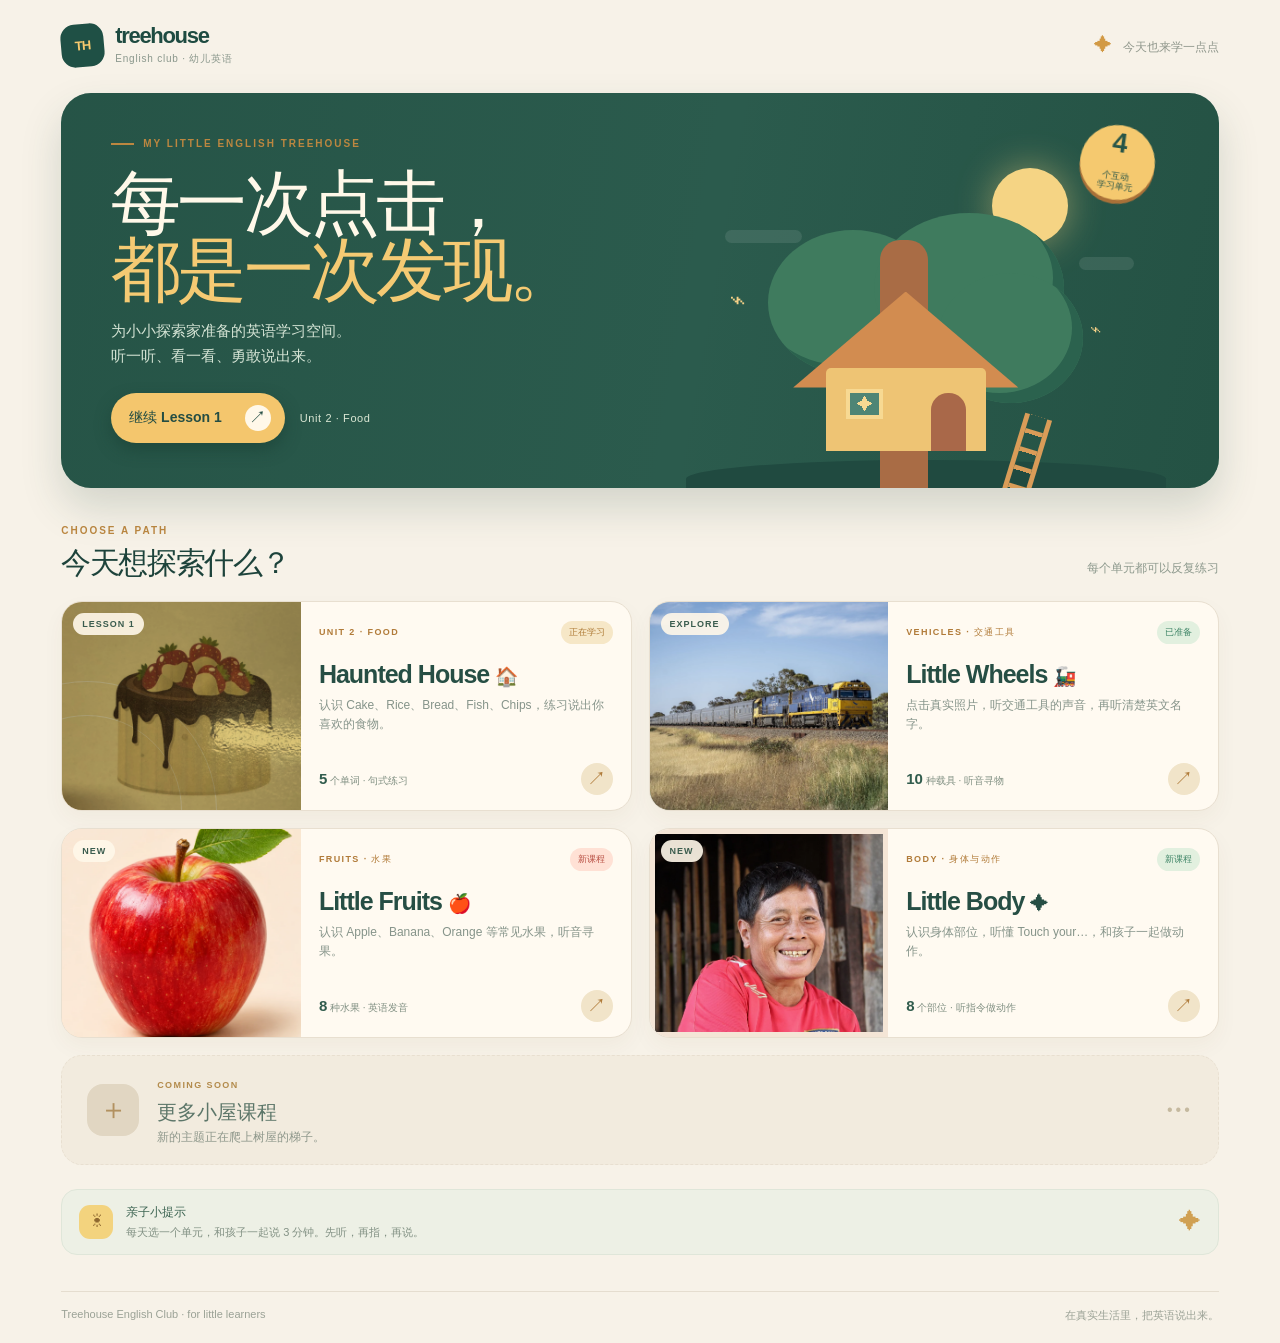
<file: index.html>
<!doctype html>
<html lang="zh-CN">
<head>
  <meta charset="utf-8">
  <meta name="viewport" content="width=device-width, initial-scale=1, viewport-fit=cover">
  <meta name="theme-color" content="#f7f2e8">
  <meta name="apple-mobile-web-app-capable" content="yes">
  <meta name="apple-mobile-web-app-title" content="Treehouse English">
  <meta name="description" content="Treehouse 幼儿英语互动学习入口">
  <link rel="manifest" href="./manifest.json">
  <link rel="icon" href="./assets/icon.svg" type="image/svg+xml">
  <link rel="apple-touch-icon" href="./assets/apple-touch-icon.png">
  <link rel="stylesheet" href="./home.css">
  <title>Treehouse · 幼儿英语学习屋</title>
</head>
<body>
  <div class="page-shell">
    <header class="topbar">
      <a class="brand" href="./index.html" aria-label="Treehouse 首页">
        <span class="brand-mark">TH</span>
        <span><strong>treehouse</strong><small>English club · 幼儿英语</small></span>
      </a>
      <div class="top-note"><span class="sun">✦</span> 今天也来学一点点</div>
    </header>

    <main>
      <section class="welcome-hero">
        <div class="hero-copy">
          <div class="eyebrow"><span></span>MY LITTLE ENGLISH TREEHOUSE</div>
          <h1>每一次点击，<br><em>都是一次发现。</em></h1>
          <p>为小小探索家准备的英语学习空间。<br>听一听、看一看、勇敢说出来。</p>
          <div class="hero-actions"><a class="primary-button" href="./food-lesson.html">继续 Lesson 1 <span>↗</span></a><span class="hero-caption">Unit 2 · Food</span></div>
        </div>
        <div class="hero-art" aria-hidden="true">
          <div class="sun-disc"></div><div class="cloud cloud-one"></div><div class="cloud cloud-two"></div>
          <div class="tree-trunk"></div><div class="tree-crown crown-one"></div><div class="tree-crown crown-two"></div><div class="tree-crown crown-three"></div>
          <div class="treehouse-roof"></div><div class="treehouse-box"><div class="tiny-window">✦</div><div class="tiny-door"></div></div><div class="ladder"></div>
          <div class="bird bird-one">⌁</div><div class="bird bird-two">⌁</div><div class="hill"></div>
        </div>
        <div class="hero-label"><b>4</b><span>个互动<br>学习单元</span></div>
      </section>

      <section class="section-head"><div><span class="eyebrow">CHOOSE A PATH</span><h2>今天想探索什么？</h2></div><span class="section-note">每个单元都可以反复练习</span></section>

      <section class="course-grid" aria-label="课程入口">
        <a class="course-card course-food" href="./food-lesson.html">
          <div class="course-art"><div class="food-orbit orbit-one"></div><div class="food-orbit orbit-two"></div><img src="./food-assets/images/cake.webp" alt="蛋糕插图"><span class="art-tag">LESSON 1</span></div>
          <div class="course-content"><div class="course-meta"><span class="course-unit">UNIT 2 · FOOD</span><span class="course-status">正在学习</span></div><h3>Haunted House <span>🏠</span></h3><p>认识 Cake、Rice、Bread、Fish、Chips，练习说出你喜欢的食物。</p><div class="course-bottom"><span><b>5</b> 个单词 · 句式练习</span><span class="round-arrow">↗</span></div></div>
        </a>
        <a class="course-card course-vehicles" href="./vehicles.html">
          <div class="course-art"><div class="road"></div><img src="./assets/images/train.webp" alt="真实火车照片"><span class="art-tag">EXPLORE</span></div>
          <div class="course-content"><div class="course-meta"><span class="course-unit">VEHICLES · 交通工具</span><span class="course-status green">已准备</span></div><h3>Little Wheels <span>🚂</span></h3><p>点击真实照片，听交通工具的声音，再听清楚英文名字。</p><div class="course-bottom"><span><b>10</b> 种载具 · 听音寻物</span><span class="round-arrow">↗</span></div></div>
        </a>
        <a class="course-card course-fruits" href="./fruits.html">
          <div class="course-art"><div class="fruit-orbit fruit-orbit-one"></div><div class="fruit-orbit fruit-orbit-two"></div><img src="./fruit-assets/images/apple-photo.webp" alt="真实苹果照片"><span class="art-tag">NEW</span></div>
          <div class="course-content"><div class="course-meta"><span class="course-unit">FRUITS · 水果</span><span class="course-status coral">新课程</span></div><h3>Little Fruits <span>🍎</span></h3><p>认识 Apple、Banana、Orange 等常见水果，听音寻果。</p><div class="course-bottom"><span><b>8</b> 种水果 · 英语发音</span><span class="round-arrow">↗</span></div></div>
        </a>
        <a class="course-card course-body" href="./lessons/body/body.html">
          <div class="course-art"><img src="./lessons/body/assets/images/body-character.webp" alt="身体与动作真实人物照片"><span class="art-tag">NEW</span></div>
          <div class="course-content"><div class="course-meta"><span class="course-unit">BODY · 身体与动作</span><span class="course-status green">新课程</span></div><h3>Little Body <span>✦</span></h3><p>认识身体部位，听懂 Touch your…，和孩子一起做动作。</p><div class="course-bottom"><span><b>8</b> 个部位 · 听指令做动作</span><span class="round-arrow">↗</span></div></div>
        </a>
        <div class="course-card course-coming" aria-label="更多课程即将上线"><div class="coming-icon">＋</div><div><span class="course-unit">COMING SOON</span><h3>更多小屋课程</h3><p>新的主题正在爬上树屋的梯子。</p></div><span class="coming-dots">•••</span></div>
      </section>

      <section class="home-tip"><span class="tip-icon">☀</span><div><b>亲子小提示</b><p>每天选一个单元，和孩子一起说 3 分钟。先听，再指，再说。</p></div><span class="tip-star">✦</span></section>
    </main>

    <footer class="footer"><span>Treehouse English Club · for little learners</span><span>在真实生活里，把英语说出来。</span></footer>
  </div>
  <script>if("serviceWorker" in navigator){window.addEventListener("load",()=>navigator.serviceWorker.register("./sw.js").catch(()=>{}));}</script>
</body>
</html>
</file>
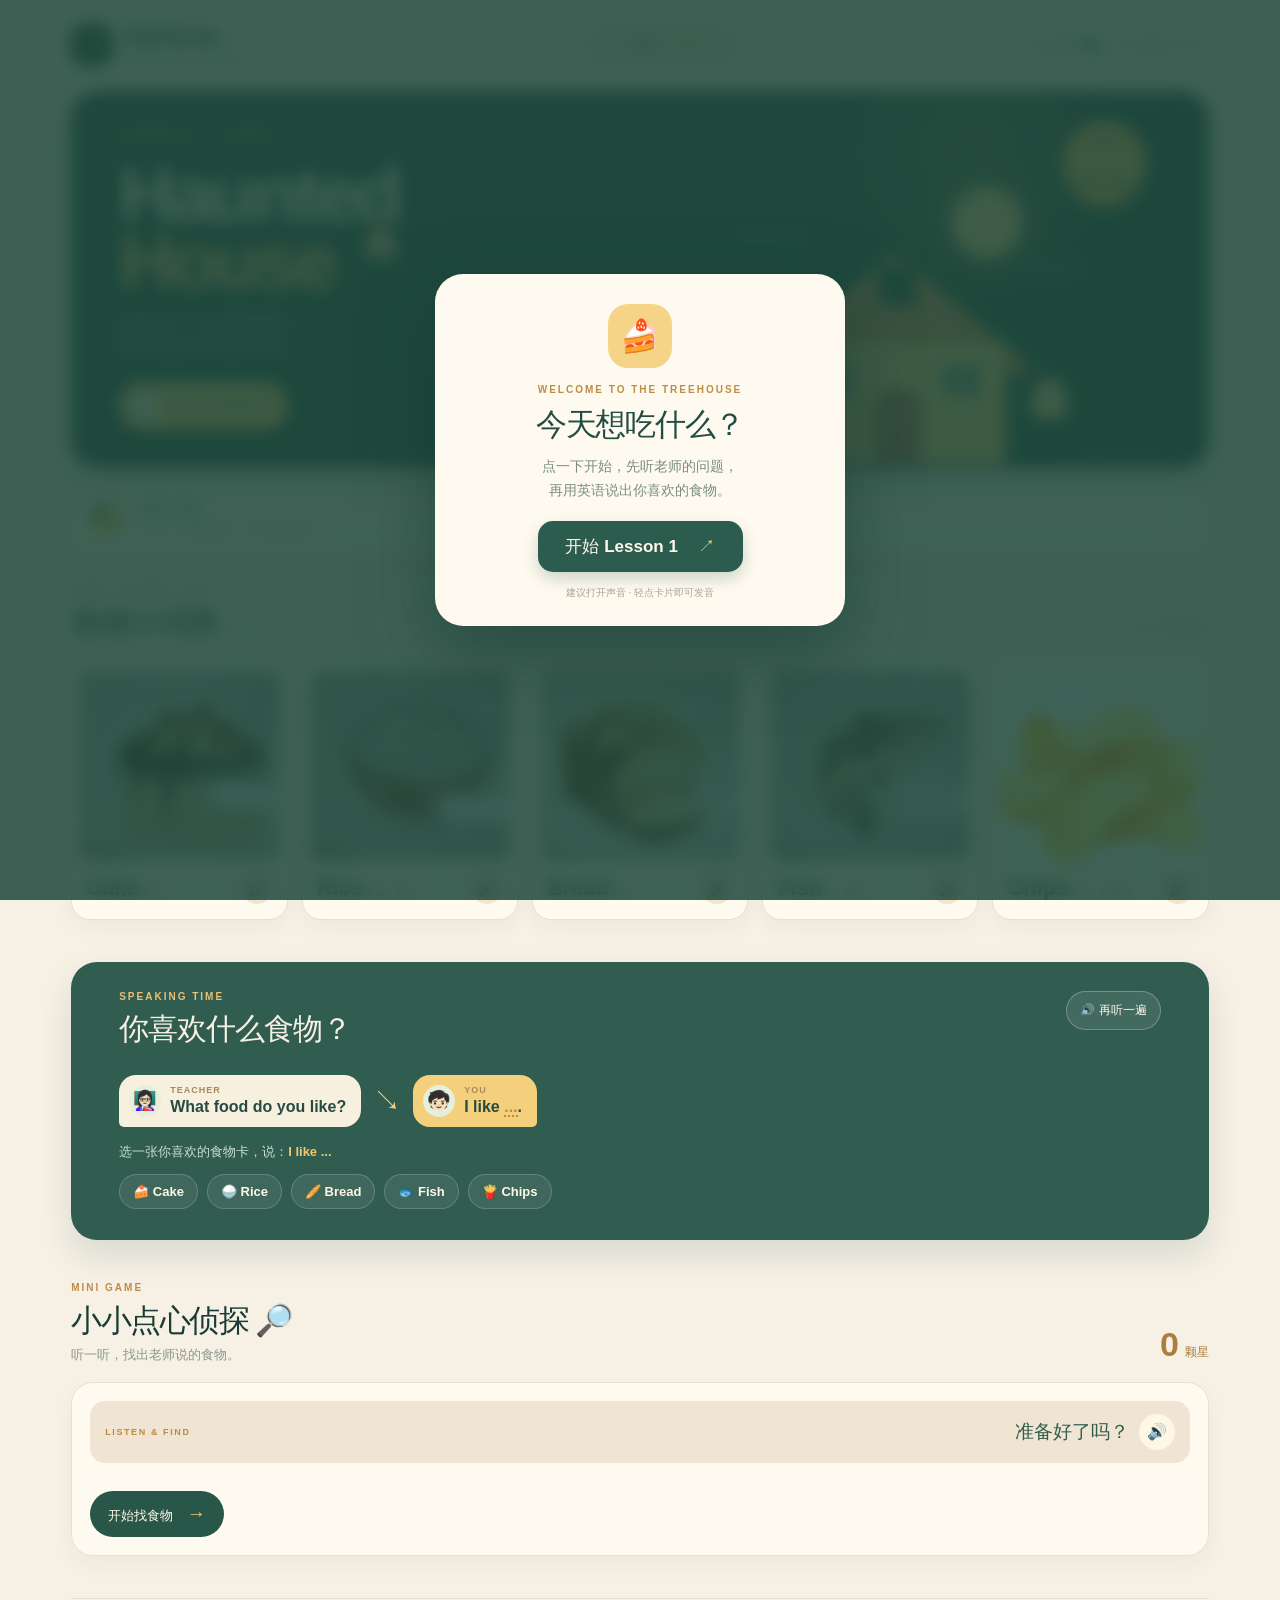
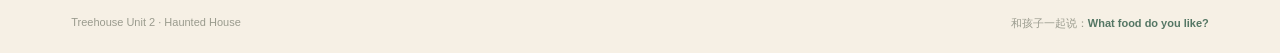
<file: food-lesson.html>
<!doctype html>
<html lang="zh-CN">
<head>
  <meta charset="utf-8">
  <meta name="viewport" content="width=device-width, initial-scale=1, viewport-fit=cover, maximum-scale=1">
  <meta name="theme-color" content="#f6f0e5">
  <meta name="apple-mobile-web-app-capable" content="yes">
  <meta name="apple-mobile-web-app-title" content="Treehouse Food Lesson">
  <title>Treehouse · Unit 2 · Food</title>
  <link rel="icon" href="./assets/icon.svg" type="image/svg+xml">
  <link rel="stylesheet" href="./food-lesson.css">
</head>
<body>
  <div class="page-shell">
    <header class="topbar">
      <a class="brand" href="./index.html" aria-label="返回 Little Wheels"><span class="brand-mark">TH</span><span><strong>treehouse</strong><small>English club · 幼儿英语</small></span></a>
      <div class="unit-pill"><span>🀄️</span> 班级部 · <b>UNIT 2</b></div>
      <div class="progress"><span>本月进度</span><b>01</b><i>/</i><span>04</span><div class="progress-bar"><em></em></div></div>
    </header>

    <main>
      <section class="hero">
        <div class="hero-copy">
          <div class="lesson-kicker"><span>LESSON 1</span><i></i><span>FOOD</span></div>
          <h1>Haunted<br><em>House</em> <span class="house-emoji">🏠</span></h1>
          <p>走进小屋，认识五种食物，<br>用英语说出你喜欢的味道。</p>
          <button class="hero-play" id="heroPlay" type="button"><span class="play-circle">▶</span> 听一听今天的句子</button>
        </div>
        <div class="hero-house" aria-hidden="true">
          <div class="moon"></div><div class="cloud cloud-a"></div><div class="cloud cloud-b"></div>
          <div class="house-roof"></div><div class="house-body"><div class="window window-a">✦</div><div class="window window-b">✦</div><div class="door"><span>?</span></div></div>
          <div class="ghost ghost-a">•ᴗ•</div><div class="ghost ghost-b">•ᴗ•</div><div class="ground"></div>
        </div>
        <div class="hero-sticker">SAY IT<br><b>OUT LOUD!</b></div>
      </section>

      <section class="goal-strip" aria-label="本课目标"><span class="goal-icon">✦</span><div><b>本课小目标</b><span>认识 5 个食物单词 · 学会问答喜好</span></div><span class="goal-check">✓</span></section>

      <section class="words-section">
        <div class="section-heading"><div><span class="eyebrow">LOOK · LISTEN · SAY</span><h2>食物小词典 <span>🍽️</span></h2></div><span class="hint">点卡片听发音</span></div>
        <div class="food-grid" id="foodGrid"></div>
      </section>

      <section class="practice-section" id="practice">
        <div class="practice-top"><div><span class="eyebrow light">SPEAKING TIME</span><h2>你喜欢什么食物？</h2></div><button class="small-audio" id="questionPlay" type="button"><span>🔊</span> 再听一遍</button></div>
        <div class="conversation"><div class="speech speech-question"><span class="avatar">👩🏻‍🏫</span><div><small>TEACHER</small><b>What food do you like?</b></div></div><div class="arrow">↘</div><div class="speech speech-answer"><span class="avatar child">🧒🏻</span><div><small>YOU</small><b id="answerText">I like <u>...</u>.</b></div></div></div>
        <p class="choose-label">选一张你喜欢的食物卡，说：<strong>I like ...</strong></p><div class="choice-row" id="choiceRow"></div>
      </section>

      <section class="game-section">
        <div class="game-heading"><div><span class="eyebrow">MINI GAME</span><h2>小小点心侦探 <span>🔎</span></h2><p>听一听，找出老师说的食物。</p></div><div class="score" id="score"><b>0</b><span>颗星</span></div></div>
        <div class="game-card" id="gameCard"><div class="game-question"><span class="game-label">LISTEN & FIND</span><strong id="gamePrompt">准备好了吗？</strong><button id="gameListen" type="button" aria-label="播放游戏提示">🔊</button></div><div class="game-options" id="gameOptions"></div><button class="start-game" id="startGame" type="button">开始找食物 <span>→</span></button><div class="game-feedback" id="gameFeedback" aria-live="polite"></div></div>
      </section>
    </main>

    <footer class="footer"><span>Treehouse Unit 2 · Haunted House</span><span>和孩子一起说：<b>What food do you like?</b></span></footer>
  </div>

  <div class="welcome" id="welcome" role="dialog" aria-modal="true"><div class="welcome-card"><span class="welcome-icon">🍰</span><span class="eyebrow">WELCOME TO THE TREEHOUSE</span><h2>今天想吃什么？</h2><p>点一下开始，先听老师的问题，<br>再用英语说出你喜欢的食物。</p><button id="startLesson" type="button">开始 Lesson 1 <span>↗</span></button><small>建议打开声音 · 轻点卡片即可发音</small></div></div>
  <script src="./food-lesson.js" defer></script>
</body>
</html>
</file>
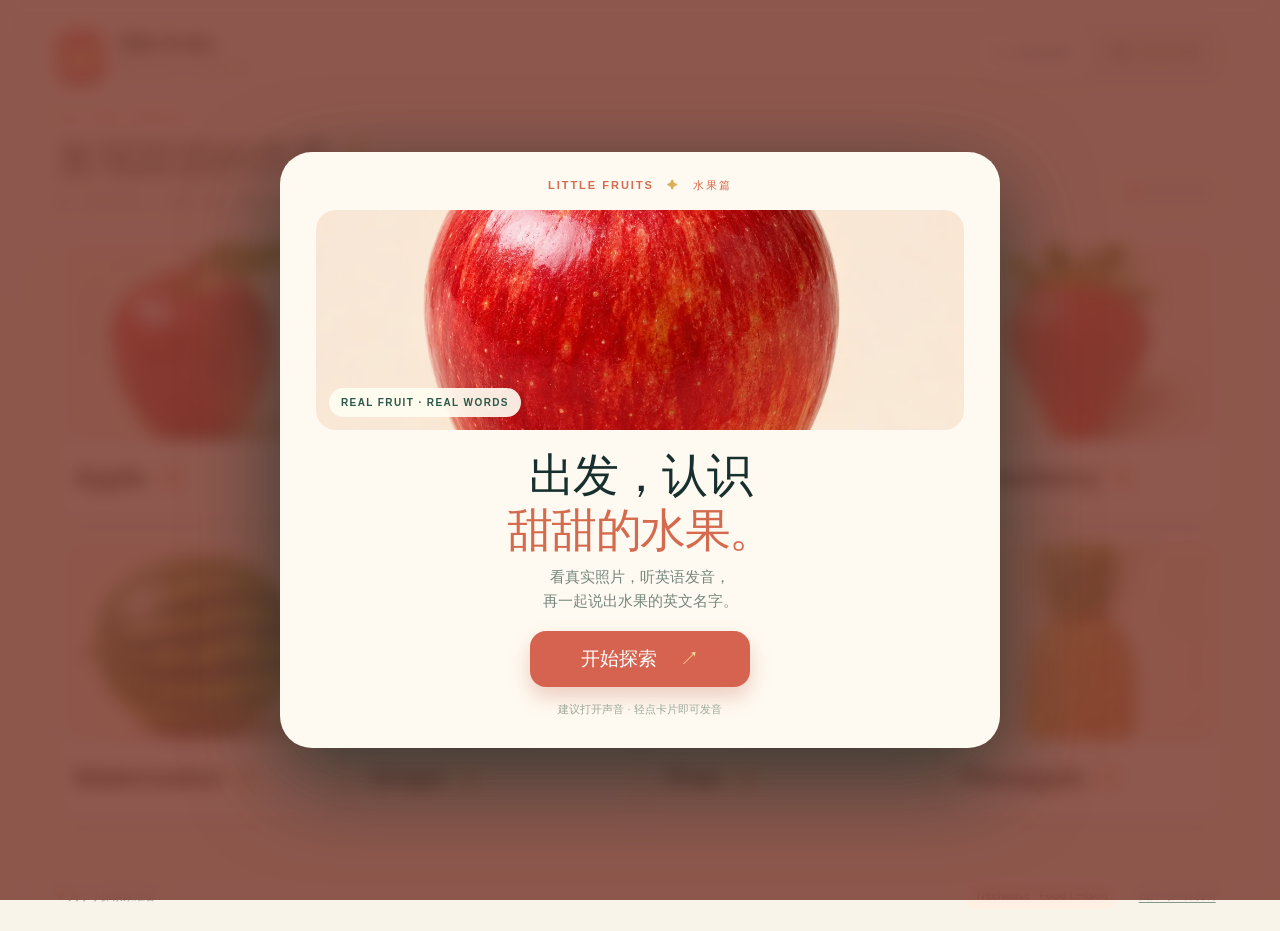
<file: fruits.html>
<!doctype html>
<html lang="zh-CN">
<head>
  <meta charset="utf-8">
  <meta name="viewport" content="width=device-width, initial-scale=1, viewport-fit=cover, maximum-scale=1">
  <meta name="theme-color" content="#fff4e9">
  <meta name="apple-mobile-web-app-capable" content="yes">
  <meta name="apple-mobile-web-app-title" content="Little Fruits">
  <meta name="description" content="认识常见水果，听英语发音，玩听音寻物。">
  <link rel="manifest" href="./manifest.json">
  <link rel="icon" href="./assets/icon.svg" type="image/svg+xml">
  <link rel="stylesheet" href="./styles.css">
  <link rel="stylesheet" href="./fruits.css">
  <title>Little Fruits · 水果英语启蒙</title>
</head>
<body class="fruit-page">
  <div class="shell">
    <header class="header">
      <a class="brand" href="./index.html" aria-label="返回 Treehouse 首页">
        <div class="brand-mark" aria-hidden="true"><span></span><span></span></div>
        <div><div class="brand-name">little fruits<span class="brand-dot">.</span></div><div class="brand-sub">看真实水果，听英语声音</div></div>
      </a>
      <nav class="mode-switch" aria-label="学习模式">
        <button class="mode-button is-selected" id="exploreMode" type="button" aria-pressed="true"><span class="mode-icon" aria-hidden="true">◉</span><span>自由探索</span></button>
        <button class="mode-button" id="gameMode" type="button" aria-pressed="false"><span class="mode-icon" aria-hidden="true">✦</span><span>听音寻果</span></button>
      </nav>
    </header>

    <main id="main" class="main">
      <section class="intro" aria-live="polite">
        <div class="eyebrow"><span class="eyebrow-line"></span>水果 · FRUITS</div>
        <div class="intro-row">
          <div>
            <h1 id="sectionTitle">发现甜甜的世界<span class="title-spark">✳</span></h1>
            <p id="sectionHint">点一张水果卡，先看一看，再听英文名字。</p>
          </div>
          <div class="count-pill" id="countPill"><strong>8</strong><span>种常见水果</span></div>
        </div>
      </section>

      <section class="play-area" aria-label="水果卡片">
        <div class="game-prompt" id="gamePrompt" hidden>
          <button id="repeatQuestion" class="repeat-button" type="button" aria-label="再听一遍问题">
            <svg viewBox="0 0 24 24" aria-hidden="true"><path d="M3 9v6h4l5 4V5L7 9H3Zm12.2-1.4a6 6 0 0 1 0 8.8M18 5a9.5 9.5 0 0 1 0 14"/></svg>
          </button>
          <div><div class="prompt-overline">LISTEN &amp; FIND</div><div class="prompt-text" id="promptText">Where is the apple?</div></div>
          <div class="question-counter" id="questionCounter">01 / ∞</div>
        </div>
        <div class="cards" id="cards"></div>
      </section>
      <p class="feedback" id="feedback" aria-live="polite"></p>
    </main>

    <footer class="footer"><span><span class="footer-heart">♥</span> 为小小探索家准备</span><span class="footer-actions"><a class="lesson-link" href="./food-lesson.html">Treehouse · Food Lesson</a><button class="credits-button" id="creditsButton" type="button">图片与声音说明</button></span></footer>
  </div>

  <div class="start-screen" id="startScreen" role="dialog" aria-modal="true" aria-labelledby="startTitle">
    <div class="start-card">
      <div class="start-badge">LITTLE FRUITS <span>✦</span> 水果篇</div>
      <div class="start-photo"><img src="./fruit-assets/images/apple-photo.webp" alt="真实苹果照片"><span class="photo-label">REAL FRUIT · REAL WORDS</span></div>
      <h2 id="startTitle">出发，认识<br><em>甜甜的水果。</em></h2>
      <p>看真实照片，听英语发音，<br>再一起说出水果的英文名字。</p>
      <button id="startButton" class="start-button" type="button">开始探索 <span aria-hidden="true">↗</span></button>
      <div class="start-note">建议打开声音 · 轻点卡片即可发音</div>
    </div>
  </div>

  <dialog class="credits-dialog" id="creditsDialog">
    <div class="dialog-head"><div><div class="prompt-overline">ABOUT THIS LESSON</div><h2>素材说明</h2></div><button id="closeCredits" type="button" aria-label="关闭">×</button></div>
    <p>水果图卡使用 ImageGen 生成的真实感水果照片，并裁切、压缩为项目内置 WebP 图片；英文句子和题目使用 Microsoft Edge Neural Voice（通过 edge-tts 生成）播放。页面不依赖运行时外部服务，适合在本地和离线环境使用。</p>
  </dialog>

  <script src="./fruits.js" defer></script>
</body>
</html>
</file>
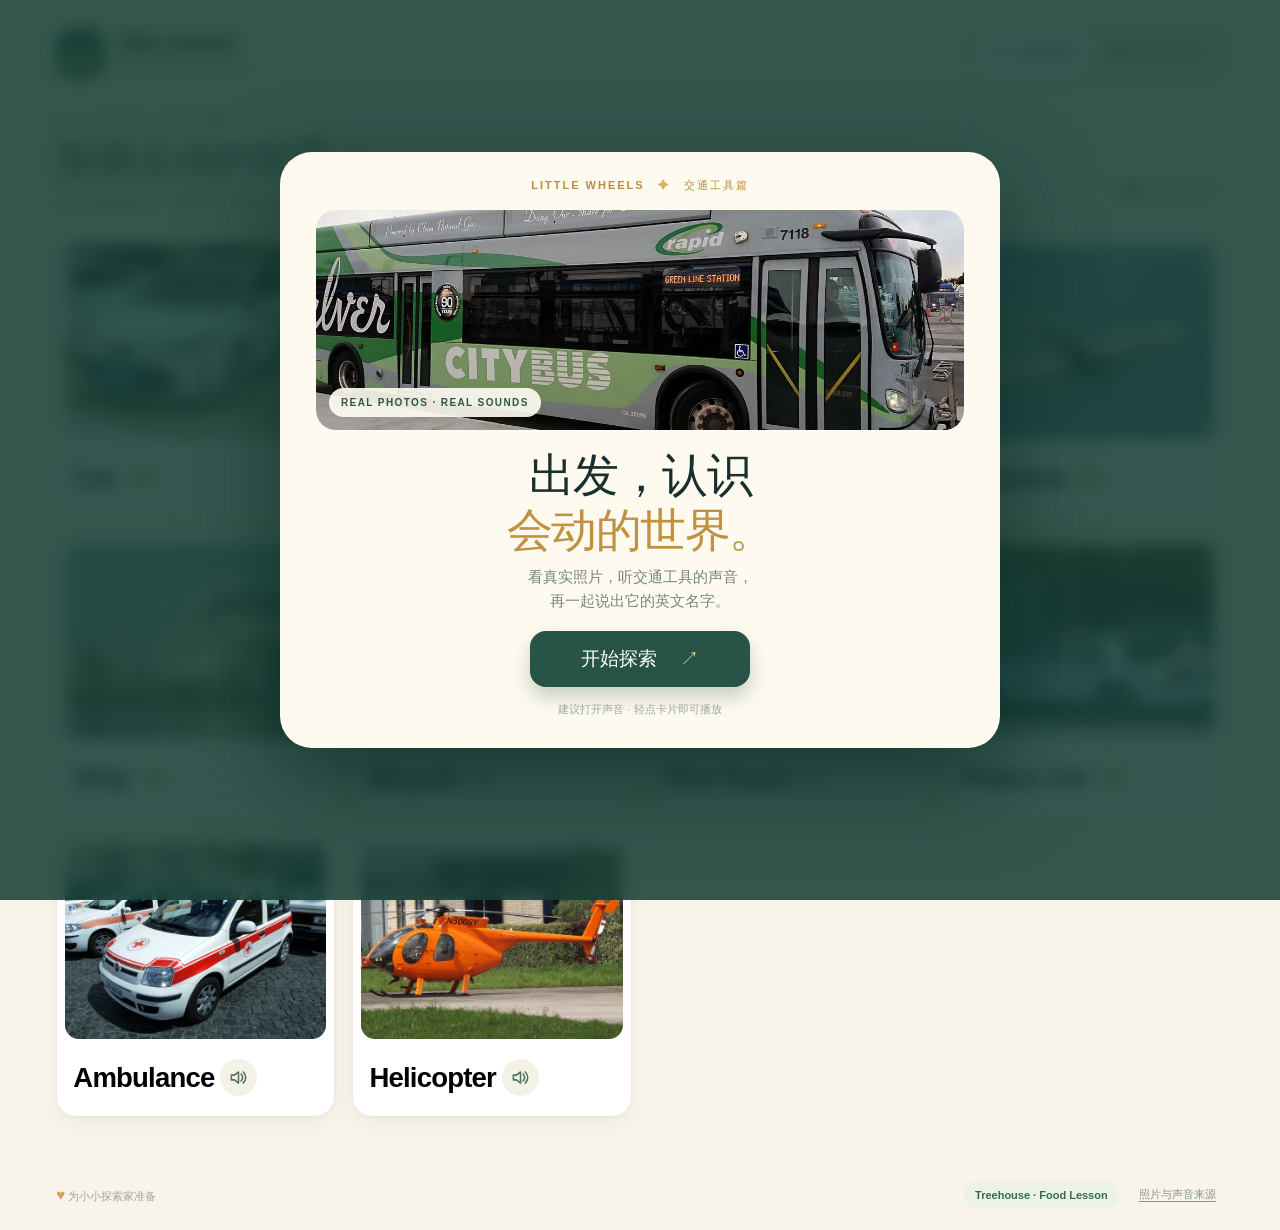
<file: vehicles.html>
<!doctype html>
<html lang="zh-CN">
<head>
  <meta charset="utf-8">
  <meta name="viewport" content="width=device-width, initial-scale=1, viewport-fit=cover, maximum-scale=1">
  <meta name="theme-color" content="#f8f4ea">
  <meta name="apple-mobile-web-app-capable" content="yes">
  <meta name="apple-mobile-web-app-status-bar-style" content="default">
  <meta name="apple-mobile-web-app-title" content="Little Wheels">
  <meta name="description" content="给小朋友的真实交通工具照片、声音与英语单词。离线可用。">
  <link rel="manifest" href="./manifest.json">
  <link rel="icon" href="./assets/icon.svg" type="image/svg+xml">
  <link rel="apple-touch-icon" href="./assets/apple-touch-icon.png">
  <link rel="stylesheet" href="./styles.css">
  <title>Little Wheels · 交通工具英语启蒙</title>
</head>
<body>
  <div class="shell">
    <header class="header">
      <a class="brand" href="./index.html" aria-label="返回首页">
        <div class="brand-mark" aria-hidden="true"><span></span><span></span></div>
        <div><div class="brand-name">little wheels<span class="brand-dot">.</span></div><div class="brand-sub">看真实世界，听英语声音</div></div>
      </a>
      <nav class="mode-switch" aria-label="学习模式">
        <button class="mode-button is-selected" id="exploreMode" type="button" aria-pressed="true"><span class="mode-icon" aria-hidden="true">◉</span><span>自由探索</span></button>
        <button class="mode-button" id="gameMode" type="button" aria-pressed="false"><span class="mode-icon" aria-hidden="true">✦</span><span>听音寻物</span></button>
      </nav>
    </header>

    <main id="main" class="main">
      <section class="intro" aria-live="polite">
        <div class="eyebrow"><span class="eyebrow-line"></span>交通工具 · VEHICLES</div>
        <div class="intro-row">
          <div>
            <h1 id="sectionTitle">探索会动的世界<span class="title-spark">✳</span></h1>
            <p id="sectionHint">点一张真实照片，先听它的声音，再听英文名字。</p>
          </div>
          <div class="count-pill" id="countPill"><strong>10</strong><span>种交通工具</span></div>
        </div>
      </section>

      <section class="play-area" aria-label="交通工具卡片">
        <div class="game-prompt" id="gamePrompt" hidden>
          <button id="repeatQuestion" class="repeat-button" type="button" aria-label="再听一遍问题">
            <svg viewBox="0 0 24 24" aria-hidden="true"><path d="M3 9v6h4l5 4V5L7 9H3Zm12.2-1.4a6 6 0 0 1 0 8.8M18 5a9.5 9.5 0 0 1 0 14"/></svg>
          </button>
          <div><div class="prompt-overline">LISTEN & FIND</div><div class="prompt-text" id="promptText">Where is the car?</div></div>
          <div class="question-counter" id="questionCounter">01 / 10</div>
        </div>
        <div class="cards" id="cards"></div>
      </section>
      <p class="feedback" id="feedback" aria-live="polite"></p>
    </main>

    <footer class="footer"><span><span class="footer-heart">♥</span> 为小小探索家准备</span><span class="footer-actions"><a class="lesson-link" href="./food-lesson.html">Treehouse · Food Lesson</a><button class="credits-button" id="creditsButton" type="button">照片与声音来源</button></span></footer>
  </div>

  <div class="start-screen" id="startScreen" role="dialog" aria-modal="true" aria-labelledby="startTitle">
    <div class="start-card">
      <div class="start-badge">LITTLE WHEELS <span>✦</span> 交通工具篇</div>
      <div class="start-photo"><img src="./assets/images/bus.webp" alt="真实公交车照片"><span class="photo-label">REAL PHOTOS · REAL SOUNDS</span></div>
      <h2 id="startTitle">出发，认识<br><em>会动的世界。</em></h2>
      <p>看真实照片，听交通工具的声音，<br>再一起说出它的英文名字。</p>
      <button id="startButton" class="start-button" type="button">开始探索 <span aria-hidden="true">↗</span></button>
      <div class="start-note">建议打开声音 · 轻点卡片即可播放</div>
    </div>
  </div>

  <dialog class="credits-dialog" id="creditsDialog">
    <div class="dialog-head"><div><div class="prompt-overline">CREDITS</div><h2>素材来源</h2></div><button id="closeCredits" type="button" aria-label="关闭">×</button></div>
    <p>真实照片与现场录音来自 Wikimedia Commons。图片经过裁切与 WebP 压缩，录音经过截取与 MP3 转换；各素材沿用原许可证。单词和题目语音由 Microsoft Edge TTS 生成。</p>
    <div id="creditsList" class="credits-list"></div>
  </dialog>

  <script src="./app.js" defer></script>
</body>
</html>
</file>
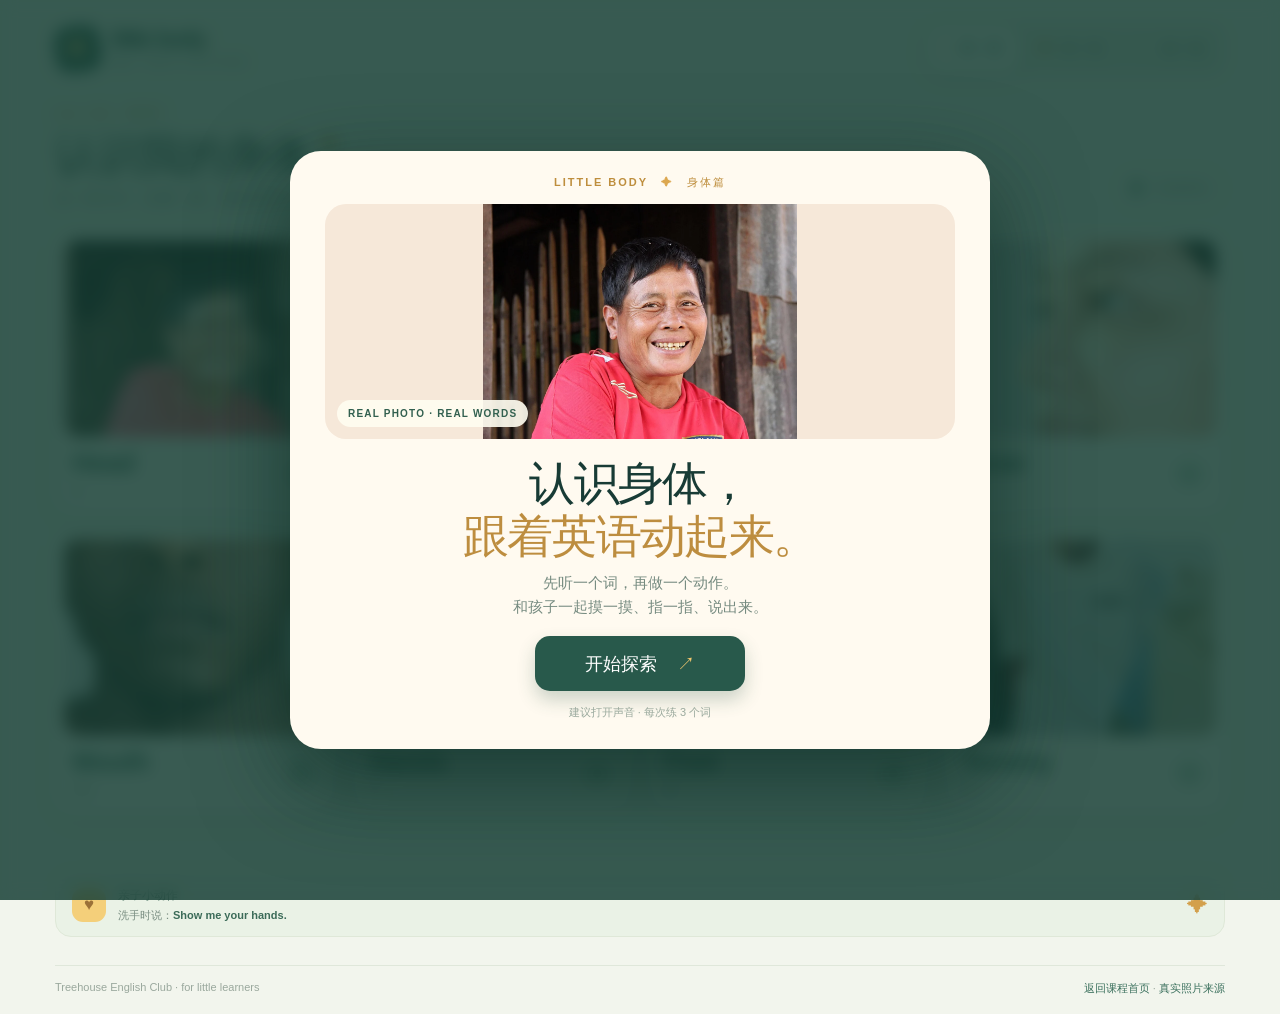
<file: lessons/body/body.html>
<!doctype html>
<html lang="zh-CN">
<head>
  <meta charset="utf-8">
  <meta name="viewport" content="width=device-width, initial-scale=1, viewport-fit=cover, maximum-scale=1">
  <meta name="theme-color" content="#eef5eb">
  <meta name="apple-mobile-web-app-capable" content="yes">
  <meta name="apple-mobile-web-app-title" content="Little Body">
  <meta name="description" content="听英语指令，认识身体部位，和孩子一起做动作。">
  <link rel="manifest" href="../../manifest.json">
  <link rel="icon" href="../../assets/icon.svg" type="image/svg+xml">
  <link rel="apple-touch-icon" href="../../assets/apple-touch-icon.png">
  <link rel="stylesheet" href="./body.css">
  <title>Little Body · 身体与动作</title>
</head>
<body class="body-page">
  <div class="body-shell">
    <header class="body-header">
      <a class="body-brand" href="../../index.html" aria-label="返回 Treehouse 首页">
        <span class="body-mark" aria-hidden="true">✦</span>
        <span><strong>little body<span>.</span></strong><small>身体 · BODY &amp; ACTIONS</small></span>
      </a>
      <nav class="body-modes" aria-label="学习模式">
        <button class="body-mode is-selected" id="exploreMode" type="button" aria-pressed="true"><span>◉</span> 看一看</button>
        <button class="body-mode" id="findMode" type="button" aria-pressed="false"><span>✦</span> 找一找</button>
        <button class="body-mode" id="doMode" type="button" aria-pressed="false"><span>→</span> 做一做</button>
      </nav>
    </header>

    <main class="body-main">
      <section class="body-intro" aria-live="polite">
        <div class="body-eyebrow"><i></i>身体 · BODY</div>
        <div class="body-intro-row">
          <div>
            <h1 id="sectionTitle">认识我的身体<span>✳</span></h1>
            <p id="sectionHint">点一张卡片，先看一看，再听英语怎么说。</p>
          </div>
          <div class="body-count" id="countPill"><b>8</b><span>个身体部位</span></div>
        </div>
      </section>

      <section class="body-stage" aria-label="身体学习区">
        <div class="body-prompt" id="gamePrompt" hidden>
          <button class="body-repeat" id="repeatQuestion" type="button" aria-label="再听一遍问题">⌁</button>
          <div><small id="promptOverline">LISTEN &amp; FIND</small><strong id="promptText">Where is the nose?</strong></div>
          <span class="body-counter" id="questionCounter">01 / ∞</span>
        </div>

        <div class="do-panel" id="doPanel" hidden>
          <div class="do-character"><img src="./assets/images/body-character.webp" alt="真实人物照片"></div>
          <div class="do-copy">
            <small>LISTEN &amp; DO</small>
            <h2 id="doText">Touch your nose.</h2>
            <p>听一听，和身边的大人一起做出来。</p>
            <div class="do-actions"><button id="doListen" type="button" class="secondary-button">再听一遍</button><button id="didIt" type="button" class="primary-button">我们做到了 <span>★</span></button></div>
            <div class="do-progress" id="doProgress" aria-label="动作进度"><span></span><span></span><span></span></div>
          </div>
        </div>

        <div class="body-cards" id="cards"></div>
      </section>
      <p class="body-feedback" id="feedback" aria-live="polite"></p>
    </main>

    <section class="parent-tip"><span class="tip-bubble">♥</span><div><b>亲子小动作</b><p id="parentTipText">洗手时说：<strong>Show me your hands.</strong></p></div><span class="tip-spark">✦</span></section>

    <footer class="body-footer"><span>Treehouse English Club · for little learners</span><span><a href="../../index.html">返回课程首页</a> · <button id="creditsButton" type="button">真实照片来源</button></span></footer>
  </div>

  <dialog class="credits-dialog" id="creditsDialog">
    <div class="dialog-head"><div><small>REAL PHOTO CREDITS</small><h2>真实照片来源</h2></div><button id="closeCredits" type="button" aria-label="关闭">×</button></div>
    <p>本单元只使用 Wikimedia Commons 的真实照片，未使用漫画、SVG 插画、emoji 或 AI 生图。图片经过裁切、缩放和 WebP 压缩；完整来源和许可如下。</p>
    <div id="creditsList" class="credits-list"></div>
  </dialog>

  <div class="body-start" id="startScreen" role="dialog" aria-modal="true" aria-labelledby="startTitle">
    <div class="body-start-card">
      <div class="body-start-badge">LITTLE BODY <span>✦</span> 身体篇</div>
      <div class="body-start-art"><img src="./assets/images/body-character.webp" alt="真实人物照片"><span>REAL PHOTO · REAL WORDS</span></div>
      <h2 id="startTitle">认识身体，<br><em>跟着英语动起来。</em></h2>
      <p>先听一个词，再做一个动作。<br>和孩子一起摸一摸、指一指、说出来。</p>
      <button id="startButton" class="start-button" type="button">开始探索 <span>↗</span></button>
      <small>建议打开声音 · 每次练 3 个词</small>
    </div>
  </div>

  <script src="./body.js" defer></script>
</body>
</html>
</file>
<file: home.css>
:root{font-family:Arial,"PingFang SC","Microsoft YaHei",sans-serif;color:#1d433b;background:#f7f2e8;font-synthesis:none}*{box-sizing:border-box}html{min-height:100%;touch-action:manipulation;-webkit-text-size-adjust:100%}body{margin:0;min-height:100dvh;user-select:none;-webkit-user-select:none;-webkit-touch-callout:none}.page-shell{width:min(1260px,100%);margin:auto;padding:24px clamp(18px,4vw,64px) 20px}.topbar{display:flex;align-items:center;justify-content:space-between}.brand{display:flex;align-items:center;gap:11px;color:#1e4b41;text-decoration:none}.brand-mark{width:43px;height:43px;display:grid;place-items:center;border-radius:14px;background:#1f5045;color:#f6c96e;font-size:13px;font-weight:900;letter-spacing:-1px;transform:rotate(-5deg)}.brand strong{display:block;font-size:22px;letter-spacing:-1.3px;line-height:1}.brand small{display:block;color:#8a978c;font-size:10px;letter-spacing:.8px;margin-top:5px}.top-note{color:#91988d;font-size:12px}.sun{color:#d29a45;font-size:18px;margin-right:7px}.welcome-hero{position:relative;min-height:350px;overflow:hidden;margin-top:26px;border-radius:30px;background:#2b5b4d;color:#fff8e9;padding:45px 50px;box-shadow:0 20px 40px #264d3d2c}.welcome-hero::after{content:"";position:absolute;inset:0;background:linear-gradient(100deg,#163f3440,transparent 55%,#11392b45);pointer-events:none}.hero-copy{position:relative;z-index:3}.eyebrow{display:flex;align-items:center;gap:9px;color:#bc8740;font-size:10px;letter-spacing:2px;font-weight:900}.hero .eyebrow{color:#f1c771}.eyebrow span{display:inline-block;width:23px;height:2px;background:currentColor}.welcome-hero h1{font-size:clamp(42px,5.8vw,70px);line-height:.95;letter-spacing:-3.7px;margin:21px 0 16px}.welcome-hero h1 em{color:#f5ca73;font-style:normal}.welcome-hero p{color:#d5e4d5;font-size:15px;line-height:1.65;margin:0}.hero-actions{display:flex;align-items:center;gap:15px;margin-top:24px}.primary-button{display:inline-flex;align-items:center;gap:23px;background:#f4c66d;color:#244d43;border-radius:100px;padding:12px 14px 12px 18px;text-decoration:none;font-size:14px;font-weight:900;box-shadow:0 7px 15px #183d3280}.primary-button span{display:grid;place-items:center;background:#fff8e9;border-radius:50%;width:26px;height:26px;font-size:17px}.hero-caption{color:#dce8d5;font-size:11px;letter-spacing:.6px}.hero-label{position:absolute;z-index:4;right:5.5%;top:32px;width:75px;height:75px;border-radius:50%;background:#f5c96f;color:#275548;display:grid;place-items:center;text-align:center;line-height:1.1;transform:rotate(8deg);box-shadow:0 4px 0 #a87038}.hero-label b{font-size:27px;line-height:.8}.hero-label span{font-size:9px;font-weight:900}.hero-art{position:absolute;z-index:2;right:8%;bottom:-10px;width:410px;height:330px}.sun-disc{position:absolute;right:58px;top:0;width:76px;height:76px;border-radius:50%;background:#f5d484;box-shadow:0 0 37px #f8d47f78}.cloud{position:absolute;width:77px;height:13px;border-radius:99px;background:#ffffff18}.cloud-one{left:9px;top:62px}.cloud-two{right:-8px;top:89px;width:55px}.tree-trunk{position:absolute;z-index:1;bottom:0;left:164px;width:48px;height:258px;background:#a96c45;border-radius:20px 20px 0 0}.tree-crown{position:absolute;background:#3f7b5e;border-radius:50%;box-shadow:inset -11px -10px #2b624e}.crown-one{width:170px;height:145px;left:52px;top:62px}.crown-two{width:190px;height:150px;left:158px;top:45px}.crown-three{width:145px;height:130px;left:222px;top:105px}.treehouse-roof{position:absolute;z-index:3;left:77px;top:124px;width:225px;height:96px;background:#d28c50;clip-path:polygon(50% 0,100% 100%,0 100%);filter:drop-shadow(0 5px 0 #9d5f3d)}.treehouse-box{position:absolute;z-index:4;left:110px;top:200px;width:160px;height:83px;background:#eec474;border-radius:5px 5px 0 0}.tiny-window{position:absolute;left:20px;top:21px;width:37px;height:30px;background:#4e8575;border:4px solid #f7d992;color:#f7d992;text-align:center;padding-top:3px}.tiny-door{position:absolute;right:20px;bottom:0;width:35px;height:58px;background:#a96849;border-radius:17px 17px 0 0}.ladder{position:absolute;z-index:4;right:85px;bottom:3px;width:28px;height:80px;border-left:5px solid #d99c58;border-right:5px solid #d99c58;transform:rotate(17deg);background:repeating-linear-gradient(to bottom,transparent 0 14px,#d99c58 15px 19px)}.bird{position:absolute;color:#f5d087;font-size:30px;z-index:4}.bird-one{left:15px;top:113px}.bird-two{right:22px;top:143px;transform:scale(.7)}.hill{position:absolute;z-index:0;bottom:0;left:-30px;width:480px;height:38px;border-radius:50% 50% 0 0;background:#204a40}.section-head{display:flex;align-items:end;justify-content:space-between;gap:15px;margin:37px 0 17px}.section-head h2{font-size:30px;letter-spacing:-1.4px;margin:7px 0 0}.section-note{font-size:12px;color:#8e9a8e;margin-bottom:7px}.course-grid{display:grid;grid-template-columns:repeat(2,minmax(0,1fr));gap:17px}.course-card{display:flex;min-height:210px;border-radius:21px;background:#fffaf1;border:1px solid #e8dfd0;box-shadow:0 9px 22px #55401b0b;text-decoration:none;color:#1d443b;overflow:hidden;transition:transform .18s ease,box-shadow .18s ease,border-color .18s ease}.course-card:hover{transform:translateY(-4px);box-shadow:0 16px 31px #55401b18;border-color:#dac5a6}.course-art{position:relative;flex:0 0 42%;min-width:130px;overflow:hidden;background:#e8dfc9}.course-art img{display:block;width:100%;height:100%;object-fit:cover}.course-food .course-art{background:#e7c778}.course-food .course-art img{object-position:center 38%;mix-blend-mode:multiply}.course-vehicles .course-art{background:#bdd0c5}.course-vehicles .course-art img{object-position:center;filter:saturate(.9)}.art-tag{position:absolute;left:11px;top:11px;border-radius:99px;padding:6px 9px;background:#fff8e9e8;color:#3a5c4e;font-size:9px;font-weight:900;letter-spacing:1px}.food-orbit{position:absolute;border:1px solid #fff8e958;border-radius:50%;width:190px;height:190px;left:-70px;bottom:-95px}.orbit-two{width:260px;height:260px;left:-105px;bottom:-131px}.road{position:absolute;left:-20%;right:-20%;bottom:14%;height:28%;background:#406f64;transform:rotate(-8deg);opacity:.72}.course-content{padding:19px 18px 15px;display:flex;flex-direction:column;min-width:0;flex:1}.course-meta{display:flex;align-items:center;justify-content:space-between;gap:6px}.course-unit{color:#b17b39;font-size:9px;letter-spacing:1.4px;font-weight:900}.course-status{color:#ae7b37;background:#f6e7c7;border-radius:100px;padding:5px 8px;font-size:9px;font-weight:900;white-space:nowrap}.course-status.green{color:#3f8567;background:#e2f0df}.course-content h3{font-size:25px;letter-spacing:-1px;margin:16px 0 7px;color:#264e44}.course-content h3 span{font-size:.75em}.course-content p{font-size:12px;line-height:1.6;color:#86948a;margin:0}.course-bottom{display:flex;align-items:center;justify-content:space-between;gap:10px;margin-top:auto;padding-top:15px;color:#819083;font-size:10px}.course-bottom b{color:#315c4d;font-size:15px}.round-arrow{display:grid;place-items:center;width:32px;height:32px;border-radius:50%;background:#f1e4c9;color:#b07c3b;font-size:19px}.course-coming{grid-column:1/-1;align-items:center;min-height:107px;background:#f2ebde;border-style:dashed;box-shadow:none;padding:18px 25px;gap:18px;color:#8f988c}.coming-icon{display:grid;place-items:center;width:52px;height:52px;border-radius:16px;background:#e1d6c2;color:#b29160;font-size:29px}.course-coming .course-unit{color:#b38b4c}.course-coming h3{font-size:20px;margin:7px 0 3px;color:#5c7669}.course-coming p{font-size:12px;margin:0}.coming-dots{margin-left:auto;color:#c5b99f;letter-spacing:3px}.home-tip{display:flex;align-items:center;gap:13px;margin-top:24px;border-radius:16px;padding:14px 17px;background:#edf0e5;border:1px solid #dfe6d9}.tip-icon{display:grid;place-items:center;width:34px;height:34px;border-radius:11px;background:#f3d37e;color:#8e6830;font-size:18px}.home-tip b{display:block;font-size:12px;color:#3b6351}.home-tip p{margin:4px 0 0;color:#829184;font-size:11px}.tip-star{margin-left:auto;color:#d0a052;font-size:22px}.footer{display:flex;justify-content:space-between;gap:15px;border-top:1px solid #e5ddcf;margin-top:36px;padding-top:16px;color:#9ba296;font-size:11px}@media(max-width:760px){.page-shell{padding:15px 15px 18px}.top-note{font-size:10px}.welcome-hero{min-height:390px;margin-top:18px;padding:30px 23px}.welcome-hero h1{font-size:56px}.hero-art{right:-82px;bottom:-13px;transform:scale(.84);transform-origin:bottom right;opacity:.72}.hero-label{right:19px;top:22px;width:66px;height:66px}.hero-label b{font-size:23px}.hero-actions{position:relative;z-index:4}.section-head{margin-top:29px}.section-head h2{font-size:25px}.section-note{font-size:10px}.course-grid{grid-template-columns:1fr}.course-card{min-height:190px}.course-coming{grid-column:auto}.footer{display:block;line-height:1.8}.footer span{display:block}.footer span+span{margin-top:5px}}@media(max-width:430px){.brand strong{font-size:19px}.brand small{font-size:9px}.top-note{display:none}.welcome-hero{min-height:405px}.welcome-hero h1{font-size:52px}.hero-caption{font-size:10px}.hero-art{right:-104px;transform:scale(.78)}.section-note{display:none}.course-card{min-height:175px}.course-art{flex-basis:39%;min-width:115px}.course-content{padding:15px 13px}.course-content h3{font-size:21px;margin-top:12px}.course-content p{font-size:11px}.course-bottom{font-size:9px}.home-tip p{font-size:10px}}@media(prefers-reduced-motion:reduce){*,*::before,*::after{animation-duration:.01ms!important;transition-duration:.01ms!important}}
.course-fruits .course-art{background:#ffe0c5}.course-fruits .course-art img{object-position:center;mix-blend-mode:multiply}.course-status.coral{color:#b84f43;background:#ffe1d5}.fruit-orbit{position:absolute;border:1px solid #fff8e988;border-radius:50%;width:190px;height:190px;left:-65px;bottom:-96px}.fruit-orbit-two{width:260px;height:260px;left:-103px;bottom:-132px}
.course-fruits .course-art img{mix-blend-mode:normal;filter:saturate(1.04)}
.course-body .course-art{background:#f4e5d6}.course-body .course-art img{object-fit:cover;object-position:center 34%;padding:5px;filter:saturate(.94)}
</file>
<file: food-lesson.css>
:root{font-family:Arial,"PingFang SC","Microsoft YaHei",sans-serif;color:#193c36;background:#f6f0e5;font-synthesis:none}*{box-sizing:border-box}html{touch-action:manipulation;-webkit-text-size-adjust:100%;scroll-behavior:smooth}body{margin:0;min-height:100dvh;user-select:none;-webkit-user-select:none;-webkit-touch-callout:none}button,a{font:inherit;touch-action:manipulation;-webkit-tap-highlight-color:transparent}button{cursor:pointer}button:focus-visible,a:focus-visible{outline:3px solid #f1b74e;outline-offset:3px}.page-shell{max-width:1240px;margin:auto;padding:24px clamp(18px,4vw,64px) 22px}.topbar{display:flex;align-items:center;gap:22px}.brand{color:#1d4b42;text-decoration:none;display:flex;align-items:center;gap:10px;min-width:220px}.brand-mark{width:42px;height:42px;display:grid;place-items:center;border-radius:14px;background:#1d4b42;color:#f5c46c;font-size:13px;font-weight:900;letter-spacing:-1px;transform:rotate(-5deg)}.brand strong{display:block;font-size:22px;line-height:1;letter-spacing:-1px}.brand small{display:block;color:#8a9689;font-size:10px;letter-spacing:.8px;margin-top:5px}.unit-pill{margin:auto;background:#efe7d8;border:1px solid #e4dac8;padding:11px 16px;border-radius:100px;color:#826b4d;font-size:12px;letter-spacing:.3px}.unit-pill span{margin-right:5px}.unit-pill b{color:#bb8139;letter-spacing:1px}.progress{display:flex;align-items:center;gap:7px;color:#89978d;font-size:11px;white-space:nowrap}.progress b{color:#214e44;font-size:18px}.progress i{font-style:normal;color:#c7bda9}.progress-bar{width:68px;height:6px;border-radius:99px;background:#e4ddcf;overflow:hidden;margin-left:3px}.progress-bar em{display:block;width:25%;height:100%;background:#d19a4d;border-radius:99px}.hero{position:relative;margin-top:25px;min-height:316px;overflow:hidden;border-radius:28px;background:#245248;color:#fff8e8;padding:38px 48px;box-shadow:0 18px 38px #1d493425}.hero::after{content:"";position:absolute;inset:0;background:radial-gradient(circle at 79% 16%,#f5c8732e,transparent 16%),linear-gradient(100deg,transparent 55%,#183c3560);pointer-events:none}.hero-copy{position:relative;z-index:3}.lesson-kicker{display:flex;align-items:center;gap:9px;color:#f2c66d;font-size:11px;font-weight:900;letter-spacing:2.2px}.lesson-kicker i{width:20px;height:1px;background:#f2c66d66}.hero h1{font-size:clamp(44px,6vw,78px);line-height:.87;letter-spacing:-4px;margin:20px 0 16px}.hero h1 em{color:#f5c974;font-style:normal}.house-emoji{font-size:.45em;vertical-align:top;letter-spacing:0;margin-left:9px}.hero p{color:#d6e2d5;font-size:15px;line-height:1.65;margin:0}.hero-play{display:flex;align-items:center;gap:10px;background:#f5c974;color:#244d43;border:0;border-radius:100px;padding:10px 16px 10px 11px;margin-top:22px;font-size:13px;font-weight:900;box-shadow:0 6px 14px #1a3f35aa}.play-circle{background:#fff8e8;width:28px;height:28px;display:grid;place-items:center;border-radius:50%;font-size:11px;padding-left:2px}.hero-sticker{position:absolute;z-index:5;right:5.5%;top:30px;transform:rotate(7deg);background:#f1bd60;color:#205044;border-radius:50%;width:83px;height:83px;display:grid;place-items:center;text-align:center;font-size:10px;font-weight:900;line-height:1.15;box-shadow:0 4px 0 #b77a3b}.hero-sticker b{font-size:11px}.hero-house{position:absolute;z-index:2;right:11%;bottom:-6px;width:360px;height:290px}.moon{position:absolute;right:62px;top:4px;width:70px;height:70px;border-radius:50%;background:#f6d486;box-shadow:0 0 36px #f9d47e80}.cloud{position:absolute;background:#ffffff18;border-radius:99px;height:13px;width:75px}.cloud-a{top:43px;left:12px}.cloud-b{top:78px;right:0;width:54px}.house-roof{position:absolute;z-index:2;top:68px;left:28px;width:285px;height:121px;background:#d58d52;clip-path:polygon(50% 0,100% 100%,0 100%);filter:drop-shadow(0 6px 0 #9d603c)}.house-roof::after{content:"";position:absolute;left:126px;top:14px;width:38px;height:40px;background:#245248}.house-body{position:absolute;z-index:3;left:62px;top:158px;width:220px;height:122px;background:#f0c773;border-radius:4px 4px 0 0}.window{position:absolute;top:21px;width:42px;height:35px;background:#437d75;color:#f5d993;text-align:center;padding-top:6px;font-size:17px;border:4px solid #f3d58f}.window-a{left:24px}.window-b{right:24px}.door{position:absolute;bottom:0;left:88px;width:46px;height:75px;background:#ad694b;border-radius:22px 22px 0 0;text-align:center;color:#f5d993;font-size:25px;padding-top:16px}.ground{position:absolute;bottom:0;left:0;width:100%;height:21px;border-radius:50%;background:#1a4039}.ghost{position:absolute;z-index:4;color:#f6d88d;background:#f6d88d;width:49px;height:55px;border-radius:50% 50% 13px 13px;color:#265349;text-align:center;padding-top:15px;font-size:12px;box-shadow:0 2px 0 #d6a757}.ghost-a{left:0;bottom:38px}.ghost-b{right:10px;bottom:48px;transform:scale(.7)}.goal-strip{display:flex;align-items:center;gap:13px;margin:18px 0 30px;padding:14px 18px;background:#fffaf0;border:1px solid #ece2d2;border-radius:16px;box-shadow:0 6px 16px #5b45200a}.goal-icon{width:34px;height:34px;display:grid;place-items:center;background:#f7d485;color:#765b29;border-radius:11px;font-size:19px}.goal-strip b,.goal-strip span{display:block}.goal-strip b{font-size:13px;color:#345d4e}.goal-strip div span{color:#9a9a8d;font-size:12px;margin-top:3px}.goal-check{margin-left:auto;color:#4a9674;font-size:22px;font-weight:900}.section-heading,.game-heading{display:flex;align-items:end;justify-content:space-between;gap:14px}.eyebrow{display:block;color:#bd8c45;font-size:10px;font-weight:900;letter-spacing:2px}.section-heading h2,.game-heading h2{font-size:31px;letter-spacing:-1.5px;margin:7px 0 0}.section-heading h2 span{font-size:.7em}.hint{font-size:12px;color:#929d91;margin-bottom:7px}.food-grid{display:grid;grid-template-columns:repeat(5,minmax(0,1fr));gap:14px;margin-top:18px}.food-card{border:1px solid #e9e0d1;background:#fffaf0;border-radius:19px;padding:7px;text-align:left;box-shadow:0 8px 20px #55401c0b;transition:transform .18s ease,box-shadow .18s ease,border-color .18s ease}.food-card:hover{transform:translateY(-4px);box-shadow:0 14px 26px #55401c16}.food-card:active{transform:scale(.97)}.food-card.active{border-color:#d89d4e;animation:pop .45s ease}.food-card img{display:block;width:100%;aspect-ratio:1.05;border-radius:13px;object-fit:cover;background:#eae7de}.food-meta{padding:11px 7px 8px;display:flex;align-items:center;justify-content:space-between;gap:5px}.food-word{font-size:22px;font-weight:900;color:#244e44}.food-zh{font-size:11px;color:#9e988a;margin-top:4px}.speak{display:grid;place-items:center;border:0;background:#f1e5cb;color:#9b7137;border-radius:50%;width:32px;height:32px;font-size:15px;flex:0 0 auto}.practice-section{margin-top:42px;border-radius:26px;background:#315c50;color:#f6f0e4;padding:29px clamp(20px,4vw,48px) 31px;box-shadow:0 16px 32px #315b4b24}.practice-top{display:flex;justify-content:space-between;align-items:start;gap:12px}.eyebrow.light{color:#eac174}.practice-top h2{font-size:30px;letter-spacing:-1px;margin:7px 0 0}.small-audio{border:1px solid #ffffff42;background:#ffffff16;color:#fff8e8;border-radius:100px;padding:10px 13px;font-size:12px;font-weight:800}.conversation{display:flex;align-items:center;gap:12px;margin:25px 0 16px}.speech{display:flex;align-items:center;gap:9px;background:#f7f0df;color:#254b42;padding:10px 15px 10px 10px;border-radius:17px 17px 17px 5px;min-width:0}.speech-answer{background:#f4cf7c;border-radius:17px 17px 5px 17px}.avatar{width:32px;height:32px;border-radius:50%;display:grid;place-items:center;background:#e4efdf;font-size:19px;flex:0 0 auto}.speech small{display:block;font-size:9px;letter-spacing:1px;color:#a7895e;font-weight:900}.speech b{display:block;font-size:16px;margin-top:3px;white-space:nowrap}.speech u{text-decoration:none;color:#bd8b3c;border-bottom:2px dotted #bd8b3c}.arrow{color:#f4cd7b;font-size:28px}.choose-label{color:#c9ded0;font-size:13px;margin:0 0 13px}.choose-label strong{color:#f2c66d}.choice-row{display:flex;gap:9px;flex-wrap:wrap}.choice{border:1px solid #ffffff2f;background:#ffffff12;color:#fff8e8;padding:9px 13px;border-radius:100px;font-weight:800;font-size:13px}.choice.selected{background:#f5c974;color:#244d43;border-color:#f5c974}.game-section{margin-top:42px}.game-heading h2{margin-bottom:4px}.game-heading p{margin:0;color:#8a978c;font-size:13px}.score{display:flex;align-items:baseline;gap:6px;color:#ac7e3c}.score b{font-size:34px}.score span{font-size:12px}.game-card{margin-top:18px;padding:18px;border-radius:22px;background:#fffaf0;border:1px solid #e9e0d1;box-shadow:0 9px 20px #55401c0b}.game-question{display:flex;align-items:center;gap:10px;background:#f0e5d3;border-radius:15px;padding:13px 15px;color:#345c4d}.game-label{color:#bc8a42;font-size:9px;letter-spacing:1.6px;font-weight:900}.game-question strong{font-size:19px;margin-left:auto}.game-question button{border:0;background:#fff7e5;border-radius:50%;width:36px;height:36px;font-size:16px}.game-options{display:grid;grid-template-columns:repeat(3,1fr);gap:10px;margin:14px 0}.game-option{border:2px solid transparent;background:#f7f1e7;border-radius:15px;padding:6px;text-align:left}.game-option img{width:100%;aspect-ratio:1.35;object-fit:cover;border-radius:10px}.game-option span{display:block;color:#315c50;font-weight:900;padding:8px 5px 6px}.game-option.correct{border-color:#6aac89;background:#ecf6e9}.game-option.wrong{animation:shake .4s}.start-game{border:0;background:#28574a;color:#fff8e8;border-radius:100px;padding:12px 18px;font-weight:900;font-size:13px}.start-game span{color:#f2c66d;font-size:19px;margin-left:10px}.game-feedback{display:inline-block;margin-left:12px;font-size:13px;font-weight:800;color:#4d9a73}.footer{display:flex;justify-content:space-between;gap:15px;border-top:1px solid #e4dccd;margin-top:42px;padding-top:17px;color:#9a9b8e;font-size:11px}.footer b{color:#547664}.welcome{position:fixed;z-index:10;inset:0;background:#1e473bd9;display:grid;place-items:center;padding:18px;backdrop-filter:blur(8px)}.welcome-card{width:min(410px,100%);background:#fffaf0;border-radius:28px;padding:30px 25px 26px;text-align:center;box-shadow:0 25px 70px #15382f88}.welcome-icon{display:grid;place-items:center;width:64px;height:64px;border-radius:20px;background:#f5d488;margin:0 auto 16px;font-size:32px}.welcome-card .eyebrow{margin-bottom:9px}.welcome-card h2{font-size:31px;letter-spacing:-1.3px;margin:6px 0 9px;color:#234d43}.welcome-card p{color:#7b8d80;font-size:14px;line-height:1.7;margin:0 0 19px}.welcome-card button{border:0;background:#2b5c4e;color:#fff9ec;border-radius:15px;padding:14px 21px;font-size:17px;font-weight:900;min-width:205px;box-shadow:0 7px 16px #2a594b3b}.welcome-card button span{color:#f3c86d;margin-left:15px}.welcome-card small{display:block;color:#a7a696;font-size:10px;margin-top:14px}@keyframes pop{0%,100%{transform:scale(1)}45%{transform:scale(1.05) rotate(-1deg)}75%{transform:scale(.98)}}@keyframes shake{0%,100%{transform:translateX(0)}25%{transform:translateX(-6px)}75%{transform:translateX(6px)}}@media(max-width:850px){.topbar{flex-wrap:wrap}.brand{min-width:0}.unit-pill{margin-left:auto;margin-right:0}.progress{order:3;width:100%}.progress-bar{flex:1}.hero{padding:31px 27px;min-height:320px}.hero-house{right:-30px;opacity:.7}.hero-sticker{right:4%;top:22px}.food-grid{grid-template-columns:repeat(3,1fr)}.food-card:nth-child(4),.food-card:nth-child(5){grid-column:span 1}.conversation{flex-wrap:wrap}.arrow{transform:rotate(28deg)}}@media(max-width:560px){.page-shell{padding:14px 14px 17px}.topbar{gap:11px}.unit-pill{font-size:10px;padding:9px 11px}.brand strong{font-size:19px}.brand small{font-size:9px}.hero{margin-top:16px;min-height:355px;border-radius:22px;padding:25px 22px}.hero h1{font-size:58px}.hero-house{right:-90px;bottom:0;transform:scale(.9);transform-origin:bottom right;opacity:.6}.hero-sticker{width:68px;height:68px;font-size:8px;right:20px;top:20px}.hero-sticker b{font-size:9px}.goal-strip{margin-bottom:24px}.goal-strip div span{font-size:11px}.section-heading h2,.game-heading h2{font-size:26px}.hint{font-size:10px}.food-grid{grid-template-columns:repeat(2,1fr);gap:10px}.food-card:last-child{grid-column:span 2;width:calc(50% - 5px);justify-self:center}.food-word{font-size:20px}.practice-section{margin-top:32px;padding:24px 18px}.practice-top h2{font-size:25px}.small-audio{font-size:10px;padding:9px}.conversation{gap:7px}.speech{padding:8px 10px 8px 7px;max-width:100%}.speech b{font-size:14px}.arrow{font-size:22px}.choose-label{font-size:12px}.choice{font-size:12px;padding:8px 11px}.game-options{gap:7px}.game-option span{font-size:12px}.game-question strong{font-size:16px}.footer{display:block;line-height:1.8}.footer span{display:block}.footer span+span{margin-top:5px}}@media(prefers-reduced-motion:reduce){*,*::before,*::after{animation-duration:.01ms!important;transition-duration:.01ms!important}}
</file>
<file: styles.css>
:root{font-family:Arial,"PingFang SC","Microsoft YaHei",sans-serif;color:#18302d;background:#f8f4ea;font-synthesis:none}*{box-sizing:border-box}html{height:100%;touch-action:manipulation;-webkit-text-size-adjust:100%}body{min-height:100%;margin:0;overscroll-behavior-y:contain;user-select:none;-webkit-user-select:none;-webkit-touch-callout:none}button{font:inherit;cursor:pointer;touch-action:manipulation;-webkit-tap-highlight-color:transparent}button:focus-visible{outline:4px solid #e4a731;outline-offset:3px}[hidden]{display:none!important}.shell{min-height:100dvh;display:flex;flex-direction:column;max-width:1600px;margin:auto;padding:24px clamp(20px,4.4vw,72px) 15px}.header{display:flex;align-items:center;justify-content:space-between;gap:22px}.brand{display:flex;align-items:center;gap:13px;color:inherit;text-decoration:none}.brand-mark{width:49px;height:49px;border-radius:16px;background:#204c44;display:flex;align-items:center;justify-content:center;gap:5px;transform:rotate(-5deg)}.brand-mark span{height:10px;width:10px;border-radius:50%;background:#f0c96a;box-shadow:0 11px 0 #f0c96a}.brand-name{font-size:24px;font-weight:900;letter-spacing:-1.6px;line-height:1}.brand-dot{color:#e4ad45}.brand-sub{font-size:11px;color:#82918b;letter-spacing:1.1px;margin-top:6px}.mode-switch{display:flex;padding:6px;background:#ece9dd;border-radius:18px;gap:4px}.mode-button{border:0;background:transparent;border-radius:13px;color:#5f716a;font-size:15px;font-weight:800;padding:11px 18px;display:flex;align-items:center;gap:9px;min-height:47px;white-space:nowrap}.mode-button.is-selected{background:#fff;color:#244e44;box-shadow:0 5px 18px #30463a18}.mode-icon{font-size:19px;line-height:0}.main{width:100%;flex:1}.intro{padding-top:28px}.eyebrow{display:flex;align-items:center;gap:10px;color:#bf8d31;font-weight:900;letter-spacing:2.1px;font-size:11px}.eyebrow-line{width:26px;height:2px;background:#d6aa60}.intro-row{display:flex;align-items:end;justify-content:space-between;gap:18px}h1{font-size:clamp(30px,3.2vw,49px);letter-spacing:-1.5px;margin:10px 0 6px;line-height:1.16}h1 .title-spark{color:#d9a850;font-size:.58em;vertical-align:top;margin-left:12px}.intro p{font-size:15px;color:#7c8a82;margin:0;line-height:1.5}.count-pill{display:flex;align-items:center;gap:8px;border:1px solid #e9e0cd;border-radius:100px;padding:8px 14px;color:#7b8276;white-space:nowrap;font-size:12px}.count-pill strong{color:#2a5548;font-size:20px}.play-area{margin-top:23px}.cards{display:grid;grid-template-columns:repeat(4,minmax(0,1fr));gap:17px}.card{appearance:none;border:1px solid #ede8da;background:#fff;border-radius:20px;box-shadow:0 7px 22px #5c65450e,0 2px 4px #5c654408;padding:8px;text-align:left;min-width:0;display:flex;flex-direction:column;transition:transform .18s ease,box-shadow .18s ease,border-color .18s ease;overflow:hidden}.card:hover{transform:translateY(-3px);box-shadow:0 14px 28px #4259421b}.card:active{transform:scale(.98)}.card.is-active{border-color:#e8b758;animation:jelly .55s ease;box-shadow:0 12px 30px #ba8d3250}.card.is-wrong{animation:shake .42s ease}.card.is-correct{border-color:#76b69b;box-shadow:0 0 0 4px #bce5cd,0 12px 26px #42594230}.card-image{display:block;width:100%;aspect-ratio:4/3;border-radius:14px;object-fit:cover;background:#e8e9e2;pointer-events:none}.card-bottom{display:flex;align-items:center;justify-content:space-between;min-height:69px;padding:7px 8px 0;gap:6px}.card-word{font-size:clamp(21px,2.15vw,31px);font-weight:900;letter-spacing:-.8px;line-height:1;overflow-wrap:anywhere}.card-sound{flex:0 0 37px;width:37px;height:37px;display:grid;place-items:center;border-radius:50%;background:#f4f1e7;color:#527263}.card-sound svg,.repeat-button svg{width:19px;height:19px;fill:none;stroke:currentColor;stroke-width:2;stroke-linecap:round;stroke-linejoin:round}.footer{display:flex;align-items:center;justify-content:space-between;color:#a0a59b;font-size:11px;padding:25px 0 5px}.footer-heart{color:#d49f57;font-size:15px}.footer-actions{display:flex;align-items:center;gap:12px}.lesson-link{color:#356a59;text-decoration:none;font-weight:800;background:#edf2e7;border-radius:100px;padding:8px 11px}.credits-button{background:none;border:0;color:#86968d;text-decoration:underline;text-underline-offset:3px;padding:8px}.game-prompt{display:flex;align-items:center;gap:17px;background:#275447;border-radius:20px;padding:17px 21px;color:white;margin-bottom:20px;box-shadow:0 12px 22px #28503b21}.repeat-button{background:#ffffff24;color:white;border:1px solid #ffffff4a;border-radius:15px;min-width:55px;height:55px;display:grid;place-items:center}.repeat-button svg{width:26px;height:26px}.prompt-overline{font-size:10px;letter-spacing:2px;color:#e8c57a;font-weight:900}.prompt-text{font-size:clamp(24px,3vw,37px);font-weight:900;letter-spacing:-.7px;margin-top:3px}.question-counter{margin-left:auto;border:1px solid #ffffff38;border-radius:100px;padding:8px 12px;font-weight:800;font-size:12px;white-space:nowrap}.cards.is-game{grid-template-columns:repeat(3,minmax(0,1fr));max-width:960px;margin:0 auto;gap:22px}.cards.is-game .card-image{aspect-ratio:4/3}.cards.is-game .card-bottom{min-height:77px}.feedback{text-align:center;height:24px;color:#527464;font-weight:800;font-size:17px;margin:13px 0 0}.credits-dialog{max-width:min(620px,calc(100vw - 32px));max-height:min(80dvh,800px);border:0;border-radius:22px;padding:23px;background:#fffdf8;box-shadow:0 30px 80px #243d35a0;color:#203b32}.credits-dialog::backdrop{background:#12352ac0}.dialog-head{display:flex;align-items:start;justify-content:space-between}.dialog-head h2{font-size:28px;margin:5px 0 10px}.dialog-head button{border:0;background:#f1ede2;border-radius:50%;width:42px;height:42px;font-size:30px;line-height:1}.credits-dialog p{font-size:14px;color:#607267;line-height:1.7}.credits-list{max-height:47dvh;overflow:auto;display:grid;gap:8px}.credit-item{border-top:1px solid #eae6da;padding:9px 0;font-size:12px;line-height:1.5}.credit-item strong{display:block;font-size:13px}.credit-item a{color:#286854;overflow-wrap:anywhere}.start-screen{position:fixed;z-index:30;inset:0;background:#173e35dd;display:grid;place-items:center;padding:16px;backdrop-filter:blur(8px)}.start-card{width:min(720px,100%);background:#fffaf0;border-radius:32px;padding:26px 36px 31px;text-align:center;box-shadow:0 30px 90px #092a23a8;max-height:calc(100dvh - 24px);overflow:auto}.start-badge{font-size:11px;font-weight:900;letter-spacing:2px;color:#bc8e39;margin-bottom:17px}.start-badge span{color:#dbaf58;margin:0 8px}.start-photo{height:clamp(140px,25dvh,220px);position:relative;border-radius:20px;overflow:hidden}.start-photo img{width:100%;height:100%;object-fit:cover;object-position:center 55%}.photo-label{position:absolute;bottom:13px;left:13px;background:#fffdf2e8;color:#2b5848;font-size:10px;font-weight:900;letter-spacing:1.4px;padding:9px 12px;border-radius:100px}.start-card h2{font-size:clamp(30px,4vw,46px);line-height:1.18;letter-spacing:-1.5px;margin:18px 0 8px}.start-card h2 em{font-style:normal;color:#bf9141}.start-card p{font-size:15px;color:#75877b;line-height:1.6;margin:0 0 18px}.start-button{background:#275447;color:#fff;border:0;border-radius:16px;padding:15px 25px;min-width:220px;min-height:56px;font-size:19px;font-weight:900;box-shadow:0 10px 20px #24554243}.start-button span{margin-left:18px;color:#e7c672}.start-note{color:#9da99c;font-size:11px;margin-top:15px}@keyframes jelly{0%,100%{transform:scale(1)}28%{transform:scale(.96,1.04)}55%{transform:scale(1.035,.97)}76%{transform:scale(.99,1.01)}}@keyframes shake{0%,100%{transform:translateX(0)}20%,60%{transform:translateX(-7px)}40%,80%{transform:translateX(7px)}}@media(max-width:1050px){.cards{grid-template-columns:repeat(3,minmax(0,1fr))}.shell{padding-left:24px;padding-right:24px}}@media(max-width:700px){.shell{padding:15px 15px 8px}.header{align-items:flex-start;flex-wrap:wrap}.brand-mark{width:42px;height:42px;border-radius:13px}.brand-name{font-size:21px}.brand-sub{font-size:10px}.mode-switch{width:100%;justify-content:stretch}.mode-button{flex:1;justify-content:center;padding:10px 8px;font-size:14px}.intro{padding-top:23px}.intro-row{align-items:start}.count-pill{display:none}.intro p{font-size:13px}.play-area{margin-top:18px}.cards{grid-template-columns:repeat(2,minmax(0,1fr));gap:11px}.card{border-radius:16px;padding:6px}.card-image{border-radius:11px}.card-bottom{min-height:51px;padding:5px 4px 0}.card-word{font-size:clamp(18px,4.7vw,26px)}.card-sound{width:29px;height:29px;flex-basis:29px}.card-sound svg{width:15px;height:15px}.cards.is-game{grid-template-columns:repeat(2,minmax(0,1fr));gap:11px}.cards.is-game .card:last-child:nth-child(odd){grid-column:1/-1;width:calc(50% - 6px);justify-self:center}.cards.is-game .card-bottom{min-height:55px}.game-prompt{border-radius:16px;padding:13px;gap:11px;margin-bottom:15px}.repeat-button{min-width:45px;height:45px;border-radius:12px}.repeat-button svg{width:21px;height:21px}.prompt-text{font-size:clamp(20px,5.5vw,30px)}.question-counter{font-size:10px;padding:6px 8px}.start-card{padding:20px 19px 24px;border-radius:24px}.start-photo{height:175px}}@media(max-width:370px){.card-word{font-size:17px}.cards.is-game .card-word{font-size:20px}}@media(max-height:650px) and (orientation:landscape){.shell{padding-top:12px}.intro{padding-top:12px}.play-area{margin-top:12px}.cards{grid-template-columns:repeat(5,minmax(0,1fr));gap:10px}.card-image{aspect-ratio:1.5}.card-bottom{min-height:47px}.card-word{font-size:19px}.footer{padding-top:8px}.start-card{display:grid;grid-template-columns:1fr 1fr;gap:8px 20px;align-items:center;text-align:left}.start-photo{grid-row:1/6;height:100%}.start-badge{margin:0}.start-card h2{font-size:28px;margin:0}.start-card p{font-size:13px;margin:0}.start-button{font-size:16px}.start-note{margin:0}.cards.is-game{grid-template-columns:repeat(3,1fr)}}@media(prefers-reduced-motion:reduce){*,*::before,*::after{animation-duration:.01ms!important;transition-duration:.01ms!important}}
</file>
<file: fruits.css>
.fruit-page{background:linear-gradient(180deg,#fff8ee 0%,#f8f4ea 35%)}
.fruit-page .brand-mark{background:#e86f5b;box-shadow:0 7px 0 #c84d42}
.fruit-page .brand-mark span{background:#ffe08b;box-shadow:0 11px 0 #ffe08b}
.fruit-page .brand-dot{color:#e86f5b}
.fruit-page .eyebrow{color:#d46b4e}
.fruit-page .eyebrow-line{background:#e7a365}
.fruit-page .title-spark{color:#eaa456}
.fruit-page .count-pill strong{color:#d15f49}
.fruit-page .card{border-color:#f0dfd1;background:#fffdf8}
.fruit-page .card:hover{border-color:#efb28f;box-shadow:0 14px 28px #b96f431b}
.fruit-page .card-image{background:#fff0d8}
.fruit-page .card.is-active{border-color:#eaa25c;box-shadow:0 12px 30px #d88a3850}
.fruit-page .card.is-correct{border-color:#72b58d;box-shadow:0 0 0 4px #c8e7cf,0 12px 26px #627f5a30}
.fruit-page .card-sound{background:#fff0df;color:#d16a4c}
.fruit-page .game-prompt{background:#d5634f}
.fruit-page .prompt-overline{color:#ffe09e}
.fruit-page .feedback{color:#ca654a}
.fruit-page .start-screen{background:#7d3f35dd}
.fruit-page .start-card{background:#fffaf1}
.fruit-page .start-badge{color:#d46b4e}
.fruit-page .start-card h2 em{color:#d56b4e}
.fruit-page .start-button{background:#d5634f;box-shadow:0 10px 20px #b8513d43}
.fruit-page .start-button span{color:#ffe09e}
.fruit-page .lesson-link{color:#9b5b44;background:#fff0e3}
@media(max-width:700px){.fruit-page .card-word{font-size:clamp(17px,4.5vw,25px)}}
</file>
<file: lessons/body/body.css>
:root{font-family:Arial,"PingFang SC","Microsoft YaHei",sans-serif;color:#183b35;background:#f2f5ed;font-synthesis:none}*{box-sizing:border-box}html{min-height:100%;touch-action:manipulation;-webkit-text-size-adjust:100%}body{margin:0;min-height:100dvh;user-select:none;-webkit-user-select:none;-webkit-touch-callout:none}button{font:inherit;cursor:pointer;touch-action:manipulation;-webkit-tap-highlight-color:transparent}button:focus-visible{outline:4px solid #e3aa4a;outline-offset:3px}[hidden]{display:none!important}.body-shell{width:min(1320px,100%);min-height:100dvh;margin:auto;padding:22px clamp(17px,4.3vw,64px) 18px;display:flex;flex-direction:column}.body-header{display:flex;align-items:center;justify-content:space-between;gap:20px}.body-brand{display:flex;align-items:center;gap:11px;color:#214f43;text-decoration:none}.body-mark{width:46px;height:46px;border-radius:15px;display:grid;place-items:center;background:#28594b;color:#f4ca72;font-size:23px;transform:rotate(-6deg)}.body-brand strong{display:block;font-size:23px;letter-spacing:-1.4px;line-height:1}.body-brand strong span{color:#e1a84b}.body-brand small{display:block;margin-top:5px;color:#81958a;font-size:10px;letter-spacing:1.2px}.body-modes{display:flex;gap:4px;padding:5px;border-radius:17px;background:#e4eadf}.body-mode{border:0;background:transparent;border-radius:12px;color:#60766b;font-size:14px;font-weight:800;padding:10px 16px;min-height:44px;white-space:nowrap}.body-mode span{color:#c38d40;margin-right:5px}.body-mode.is-selected{background:#fffdf8;color:#255649;box-shadow:0 5px 18px #37564418}.body-main{flex:1}.body-intro{padding-top:31px}.body-eyebrow{display:flex;align-items:center;gap:9px;color:#bd883b;font-size:10px;letter-spacing:2px;font-weight:900}.body-eyebrow i{display:block;width:25px;height:2px;background:currentColor}.body-intro-row{display:flex;align-items:end;justify-content:space-between;gap:18px}.body-intro h1{font-size:clamp(31px,3.4vw,51px);letter-spacing:-1.8px;line-height:1.1;margin:11px 0 7px}.body-intro h1 span{color:#d6a049;font-size:.56em;vertical-align:top;margin-left:10px}.body-intro p{margin:0;color:#7d9085;font-size:15px;line-height:1.5}.body-count{display:flex;align-items:center;gap:8px;border:1px solid #dfe8d9;border-radius:100px;padding:8px 14px;color:#7c8b80;font-size:12px;white-space:nowrap}.body-count b{font-size:20px;color:#2c604e}.body-stage{margin-top:22px}.body-prompt{display:flex;align-items:center;gap:15px;background:#2b5b4d;color:#fffdf4;border-radius:20px;padding:16px 20px;margin-bottom:19px;box-shadow:0 13px 24px #27574724}.body-repeat{border:1px solid #ffffff4d;background:#ffffff22;color:#fff;border-radius:14px;width:52px;height:52px;font-size:29px;line-height:1}.body-prompt small,.do-copy small{display:block;color:#f0c877;font-size:10px;letter-spacing:2px;font-weight:900}.body-prompt strong{display:block;font-size:clamp(23px,3vw,36px);letter-spacing:-.7px;margin-top:3px}.body-counter{margin-left:auto;border:1px solid #ffffff3d;border-radius:99px;padding:8px 11px;font-size:11px;font-weight:800;white-space:nowrap}.body-cards{display:grid;grid-template-columns:repeat(4,minmax(0,1fr));gap:16px}.body-card{appearance:none;min-width:0;border:1px solid #e2e9dd;background:#fffdf8;border-radius:20px;padding:8px;text-align:left;overflow:hidden;box-shadow:0 8px 22px #4258430e;transition:transform .18s ease,box-shadow .18s ease,border-color .18s ease}.body-card:hover{transform:translateY(-3px);box-shadow:0 15px 30px #4258431b}.body-card img{display:block;width:100%;aspect-ratio:4/3;object-fit:cover;border-radius:14px;background:#f6eee3}.body-card-bottom{display:flex;align-items:center;justify-content:space-between;gap:8px;padding:10px 8px 4px;min-height:68px}.body-card-bottom b{display:block;color:#28584a;font-size:clamp(21px,2.1vw,29px);letter-spacing:-.7px}.body-card-bottom small{display:block;color:#94a398;font-size:12px;margin-top:4px}.body-card-bottom i{display:grid;place-items:center;flex:0 0 37px;width:37px;height:37px;border-radius:50%;background:#edf3e9;color:#4d7667;font-style:normal}.body-card-bottom svg{width:18px;height:18px;fill:none;stroke:currentColor;stroke-width:2;stroke-linecap:round;stroke-linejoin:round}.body-card.is-active{animation:pop .55s ease;border-color:#e1ae55;box-shadow:0 12px 29px #c4903e42}.body-card.is-wrong{animation:shake .4s ease}.body-card.is-correct{border-color:#69ae8d;box-shadow:0 0 0 4px #c3e8d0,0 12px 25px #4258432a}.body-cards.is-game{grid-template-columns:repeat(3,minmax(0,1fr));max-width:960px;margin:auto;gap:20px}.body-cards.is-game .body-card-bottom{min-height:75px}.body-feedback{text-align:center;height:25px;color:#4f7768;font-weight:900;font-size:17px;margin:13px 0 0}.do-panel{display:grid;grid-template-columns:minmax(260px,42%) 1fr;min-height:360px;overflow:hidden;border-radius:28px;background:#fffdf8;border:1px solid #e3eadf;box-shadow:0 14px 32px #42584314}.do-character{background:#f6e7d8;display:grid;place-items:center;padding:22px}.do-character img{width:min(100%,450px);max-height:325px;object-fit:contain}.do-copy{padding:42px clamp(24px,5vw,65px);display:flex;flex-direction:column;justify-content:center}.do-copy h2{font-size:clamp(30px,4.4vw,55px);letter-spacing:-2px;color:#255548;margin:11px 0 8px}.do-copy p{color:#7e9185;margin:0 0 22px;font-size:15px}.do-actions{display:flex;flex-wrap:wrap;gap:10px}.primary-button,.secondary-button{border:0;border-radius:14px;min-height:50px;padding:12px 18px;font-weight:900}.primary-button{background:#295b4c;color:#fff;box-shadow:0 8px 17px #28594838}.primary-button span{color:#f0c66d;margin-left:9px}.secondary-button{background:#e9efe5;color:#426e5d}.do-progress{display:flex;gap:8px;margin-top:22px}.do-progress span{width:38px;height:7px;border-radius:9px;background:#e2e9dd}.do-progress span.done{background:#e3aa4a}.parent-tip{display:flex;align-items:center;gap:12px;margin-top:22px;border:1px solid #dfe8d8;background:#eaf2e6;border-radius:16px;padding:13px 16px}.tip-bubble{display:grid;place-items:center;width:34px;height:34px;background:#f4cf7a;color:#9b7138;border-radius:11px;font-size:17px}.parent-tip b{display:block;color:#356452;font-size:12px}.parent-tip p{margin:4px 0 0;color:#7a8e82;font-size:11px}.parent-tip strong{color:#3b6b58}.tip-spark{margin-left:auto;color:#d3a04c;font-size:21px}.body-footer{display:flex;justify-content:space-between;gap:14px;border-top:1px solid #dfe7da;margin-top:28px;padding-top:15px;color:#9aa89d;font-size:11px}.body-footer a,.body-footer button{color:#3c715e;text-decoration:none;font-weight:800}.body-footer button{border:0;background:none;padding:0;cursor:pointer}.credits-dialog{max-width:min(640px,calc(100vw - 32px));max-height:min(80dvh,800px);border:0;border-radius:22px;padding:23px;background:#fffdf8;box-shadow:0 30px 80px #243d35a0;color:#203b32}.credits-dialog::backdrop{background:#12352ac0}.dialog-head{display:flex;align-items:start;justify-content:space-between}.dialog-head small{display:block;color:#bf8e40;font-size:10px;letter-spacing:1.5px;font-weight:900}.dialog-head h2{font-size:28px;margin:6px 0 12px}.dialog-head button{border:0;background:#f1ede2;border-radius:50%;width:42px;height:42px;font-size:30px;line-height:1}.credits-dialog p{font-size:13px;color:#607267;line-height:1.7}.credits-list{max-height:45dvh;overflow:auto;display:grid;gap:8px}.credit-item{border-top:1px solid #eae6da;padding:9px 0;font-size:11px;line-height:1.5}.credit-item strong{display:block;font-size:12px}.credit-item a{color:#286854}.body-start{position:fixed;z-index:20;inset:0;display:grid;place-items:center;padding:16px;background:#173f35d9;backdrop-filter:blur(8px)}.body-start-card{width:min(700px,100%);border-radius:31px;background:#fffaf0;text-align:center;padding:24px 35px 29px;box-shadow:0 30px 90px #082b22a8;max-height:calc(100dvh - 24px);overflow:auto}.body-start-badge{color:#be8e3d;font-size:11px;font-weight:900;letter-spacing:2px;margin-bottom:14px}.body-start-badge span{color:#dca74f;margin:0 8px}.body-start-art{position:relative;height:clamp(160px,28dvh,235px);border-radius:21px;overflow:hidden;background:#f6e8d9}.body-start-art img{width:100%;height:100%;object-fit:contain}.body-start-art span{position:absolute;bottom:12px;left:12px;background:#fffdf1e8;color:#32604f;font-size:10px;font-weight:900;letter-spacing:1.2px;padding:8px 11px;border-radius:99px}.body-start-card h2{font-size:clamp(30px,4.1vw,46px);letter-spacing:-1.7px;line-height:1.15;margin:18px 0 9px}.body-start-card h2 em{color:#bd8d3f;font-style:normal}.body-start-card p{color:#768b80;font-size:15px;line-height:1.6;margin:0 0 17px}.start-button{border:0;border-radius:15px;background:#28594b;color:#fff;padding:14px 24px;min-width:210px;min-height:55px;font-size:18px;font-weight:900;box-shadow:0 9px 18px #2859483d}.start-button span{color:#f1c66e;margin-left:14px}.body-start-card>small{display:block;color:#9aa99d;font-size:11px;margin-top:14px}@keyframes pop{0%,100%{transform:scale(1)}35%{transform:scale(.96,1.04)}65%{transform:scale(1.03,.98)}}@keyframes shake{0%,100%{transform:translateX(0)}25%{transform:translateX(-7px)}50%{transform:translateX(7px)}75%{transform:translateX(-4px)}}@media(max-width:950px){.body-cards{grid-template-columns:repeat(3,minmax(0,1fr))}.body-shell{padding-left:24px;padding-right:24px}}@media(max-width:720px){.body-shell{padding:15px 15px 10px}.body-header{align-items:flex-start;flex-wrap:wrap}.body-modes{width:100%;justify-content:stretch}.body-mode{flex:1;padding:9px 7px;font-size:13px}.body-intro{padding-top:23px}.body-intro-row{align-items:start}.body-count{display:none}.body-intro p{font-size:13px}.body-cards{grid-template-columns:repeat(2,minmax(0,1fr));gap:11px}.body-card{border-radius:16px;padding:6px}.body-card img{border-radius:11px}.body-card-bottom{padding:7px 5px 3px;min-height:59px}.body-card-bottom b{font-size:clamp(18px,5vw,25px)}.body-card-bottom i{width:30px;height:30px;flex-basis:30px}.body-card-bottom svg{width:15px;height:15px}.body-cards.is-game{grid-template-columns:repeat(2,minmax(0,1fr));gap:11px}.body-cards.is-game .body-card:last-child:nth-child(odd){grid-column:1/-1;width:calc(50% - 6px);justify-self:center}.body-prompt{padding:13px;border-radius:16px;gap:11px}.body-repeat{width:45px;height:45px}.body-prompt strong{font-size:clamp(19px,5.2vw,29px)}.body-counter{font-size:10px;padding:6px 8px}.do-panel{grid-template-columns:1fr}.do-character{min-height:220px;padding:12px}.do-character img{max-height:240px}.do-copy{padding:25px 20px 29px}.do-copy h2{font-size:35px}.body-footer{display:block;line-height:1.8}.body-footer span{display:block}.body-footer span+span{margin-top:4px}.body-start-card{padding:20px 19px 24px;border-radius:24px}}@media(prefers-reduced-motion:reduce){*,*::before,*::after{animation-duration:.01ms!important;transition-duration:.01ms!important}}
</file>
